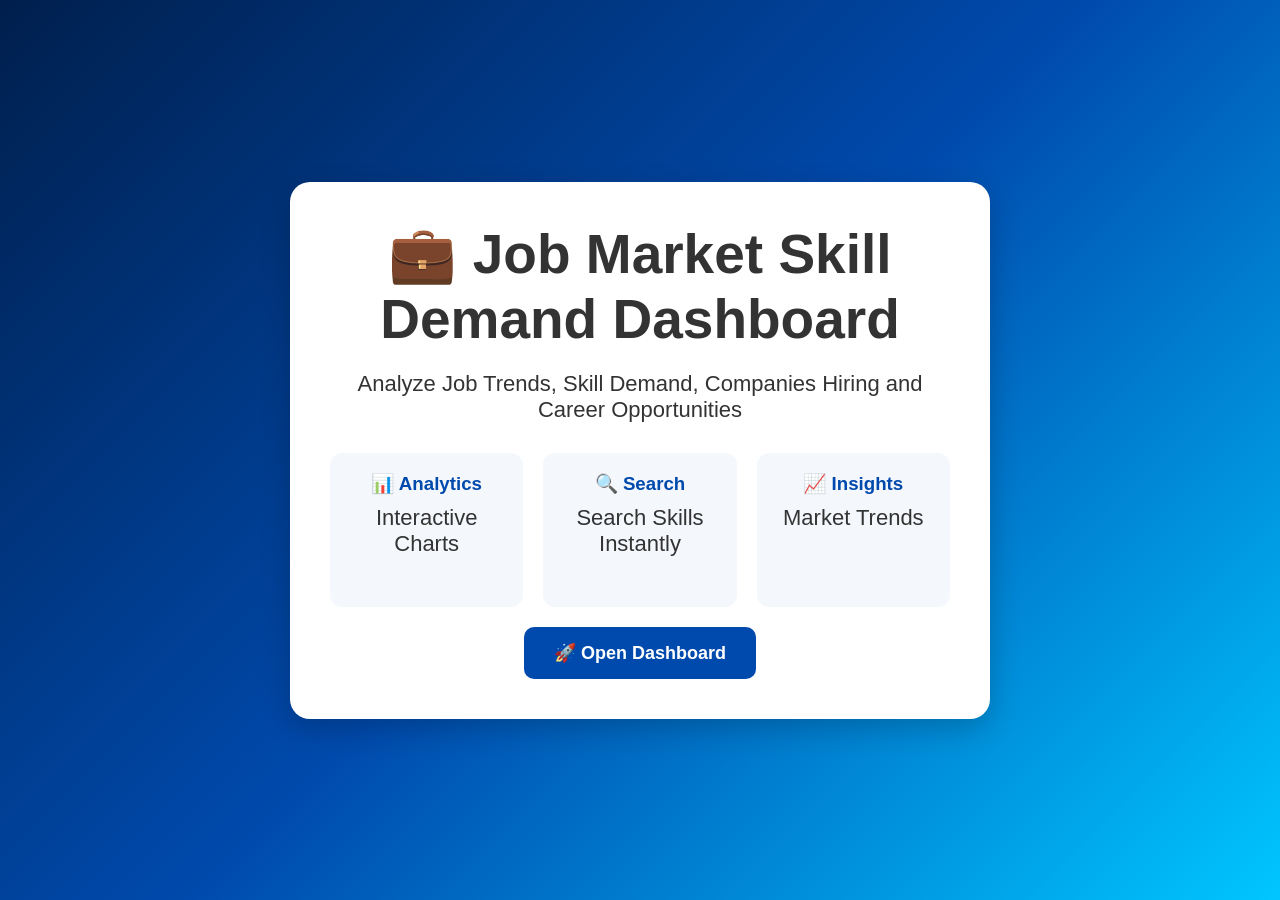
<file: templates/home.html>
<!DOCTYPE html>
<html>

<head>
<meta charset="UTF-8">
<title>Home - Job Dashboard</title>

<style>

*{
margin:0;
padding:0;
box-sizing:border-box;
font-family:'Segoe UI',sans-serif;
}

body{
height:100vh;
background:linear-gradient(
135deg,
#001f4d,
#004aad,
#00c6ff
);
display:flex;
justify-content:center;
align-items:center;
}

.container{
text-align:center;
color:white;
}

h1{
font-size:55px;
margin-bottom:20px;
}

p{
font-size:22px;
margin-bottom:30px;
}

.card{
background:white;
color:#333;
padding:40px;
border-radius:20px;
width:700px;
box-shadow:0 10px 30px rgba(0,0,0,.2);
}

.btn{
display:inline-block;
padding:15px 30px;
background:#004aad;
color:white;
text-decoration:none;
border-radius:10px;
font-size:18px;
font-weight:bold;
margin-top:20px;
}

.btn:hover{
background:#002f75;
}

.features{
display:grid;
grid-template-columns:repeat(3,1fr);
gap:20px;
margin-top:30px;
}

.box{
background:#f4f7fc;
padding:20px;
border-radius:12px;
}

.box h3{
color:#004aad;
margin-bottom:10px;
}

</style>

</head>

<body>

<div class="container">

<div class="card">

<h1>💼 Job Market Skill Demand Dashboard</h1>

<p>
Analyze Job Trends, Skill Demand,
Companies Hiring and Career Opportunities
</p>

<div class="features">

<div class="box">
<h3>📊 Analytics</h3>
<p>Interactive Charts</p>
</div>

<div class="box">
<h3>🔍 Search</h3>
<p>Search Skills Instantly</p>
</div>

<div class="box">
<h3>📈 Insights</h3>
<p>Market Trends</p>
</div>

</div>

<a href="/dashboard" class="btn">
🚀 Open Dashboard
</a>

</div>

</div>

</body>
</html>
</file>
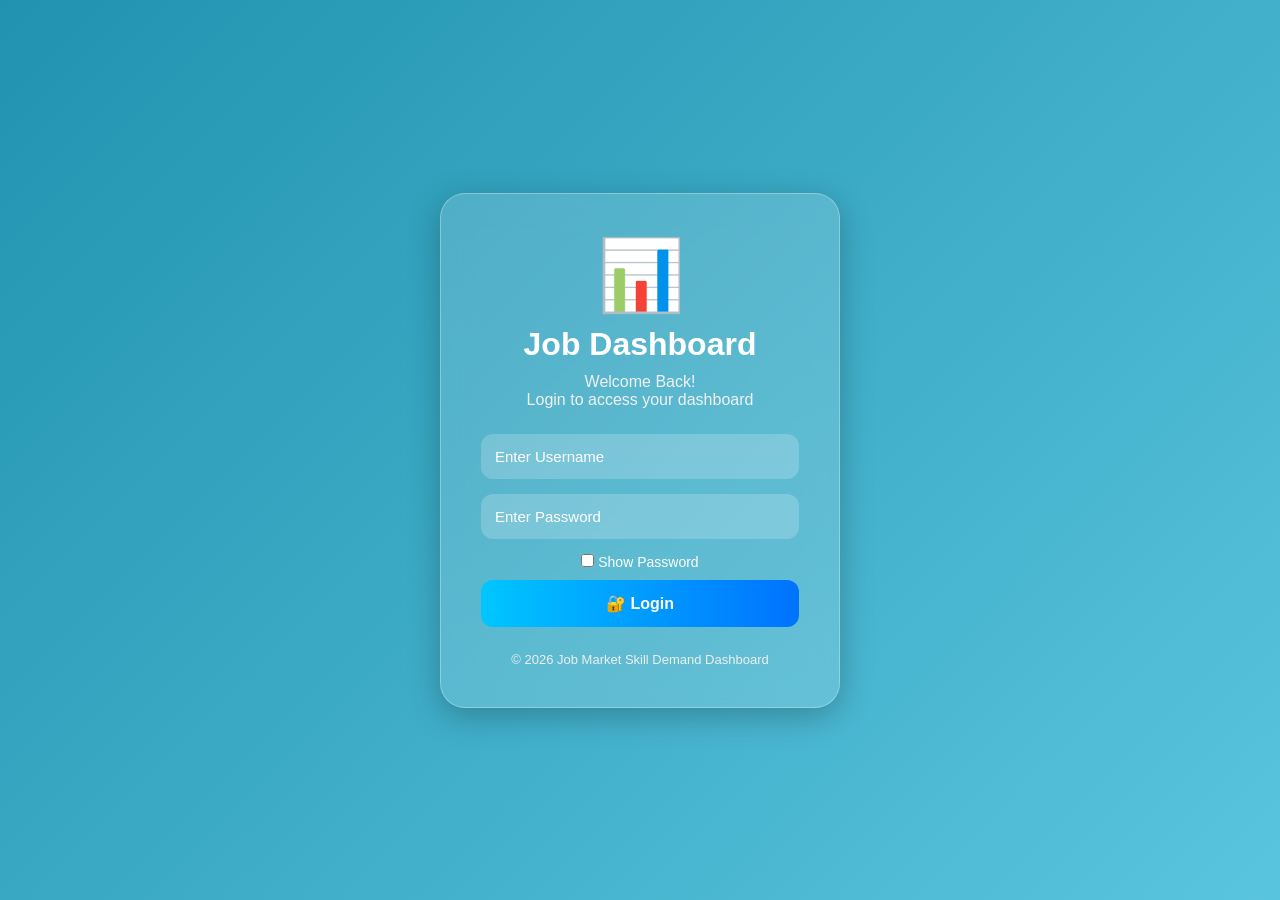
<file: templates/login.html>
<!DOCTYPE html>
<html lang="en">

<head>

<meta charset="UTF-8">
<meta name="viewport" content="width=device-width, initial-scale=1.0">

<title>Job Dashboard Login</title>

<style>

*{
margin:0;
padding:0;
box-sizing:border-box;
font-family:'Segoe UI',sans-serif;
}

body{
height:100vh;
display:flex;
justify-content:center;
align-items:center;
background:linear-gradient(
-45deg,
#667eea,
#764ba2,
#6dd5ed,
#2193b0
);
background-size:400% 400%;
animation:gradient 10s ease infinite;
}

@keyframes gradient{
0%{
background-position:0% 50%;
}
50%{
background-position:100% 50%;
}
100%{
background-position:0% 50%;
}
}

.login-box{
width:400px;
padding:40px;
border-radius:25px;
background:rgba(255,255,255,0.15);
backdrop-filter:blur(15px);
-webkit-backdrop-filter:blur(15px);
border:1px solid rgba(255,255,255,0.3);
box-shadow:0 8px 32px rgba(0,0,0,0.25);
text-align:center;
color:white;
}

.logo{
font-size:70px;
margin-bottom:10px;
}

.login-box h1{
font-size:32px;
margin-bottom:10px;
}

.login-box p{
margin-bottom:25px;
color:#f1f1f1;
}

.input-group{
margin-bottom:15px;
}

input{
width:100%;
padding:14px;
border:none;
border-radius:12px;
background:rgba(255,255,255,0.2);
color:white;
font-size:15px;
outline:none;
}

input::placeholder{
color:white;
}

button{
width:100%;
padding:14px;
margin-top:10px;
border:none;
border-radius:12px;
background:linear-gradient(
90deg,
#00c6ff,
#0072ff
);
color:white;
font-size:16px;
font-weight:bold;
cursor:pointer;
transition:0.3s;
}

button:hover{
transform:translateY(-3px);
box-shadow:0 5px 15px rgba(0,114,255,.5);
}

.show-pass{
margin-top:10px;
font-size:14px;
color:white;
}

#error{
margin-top:15px;
font-weight:bold;
color:#ffe5e5;
}

.footer{
margin-top:20px;
font-size:13px;
color:#eee;
}

</style>

</head>

<body>

<div class="login-box">

<div class="logo">📊</div>

<h1>Job Dashboard</h1>

<p>
Welcome Back!<br>
Login to access your dashboard
</p>

<div class="input-group">

<input
type="text"
id="username"
placeholder="Enter Username">

</div>

<div class="input-group">

<input
type="password"
id="password"
placeholder="Enter Password">

</div>

<div class="show-pass">

<input
type="checkbox"
style="width:auto;"
onclick="showPassword()">

Show Password

</div>

<button onclick="login()">

🔐 Login

</button>

<p id="error"></p>

<div class="footer">

© 2026 Job Market Skill Demand Dashboard

</div>

</div>

<script>

function showPassword(){

let pass =
document.getElementById("password");

if(pass.type==="password"){
pass.type="text";
}
else{
pass.type="password";
}

}

function login(){

let username =
document.getElementById("username").value;

let password =
document.getElementById("password").value;

if(
username==="admin" &&
password==="admin123"
){

window.location.href="/home";

}
else{

document.getElementById("error")
.innerHTML =
"❌ Invalid Username or Password";

}

}

</script>

</body>

</html>
</file>
